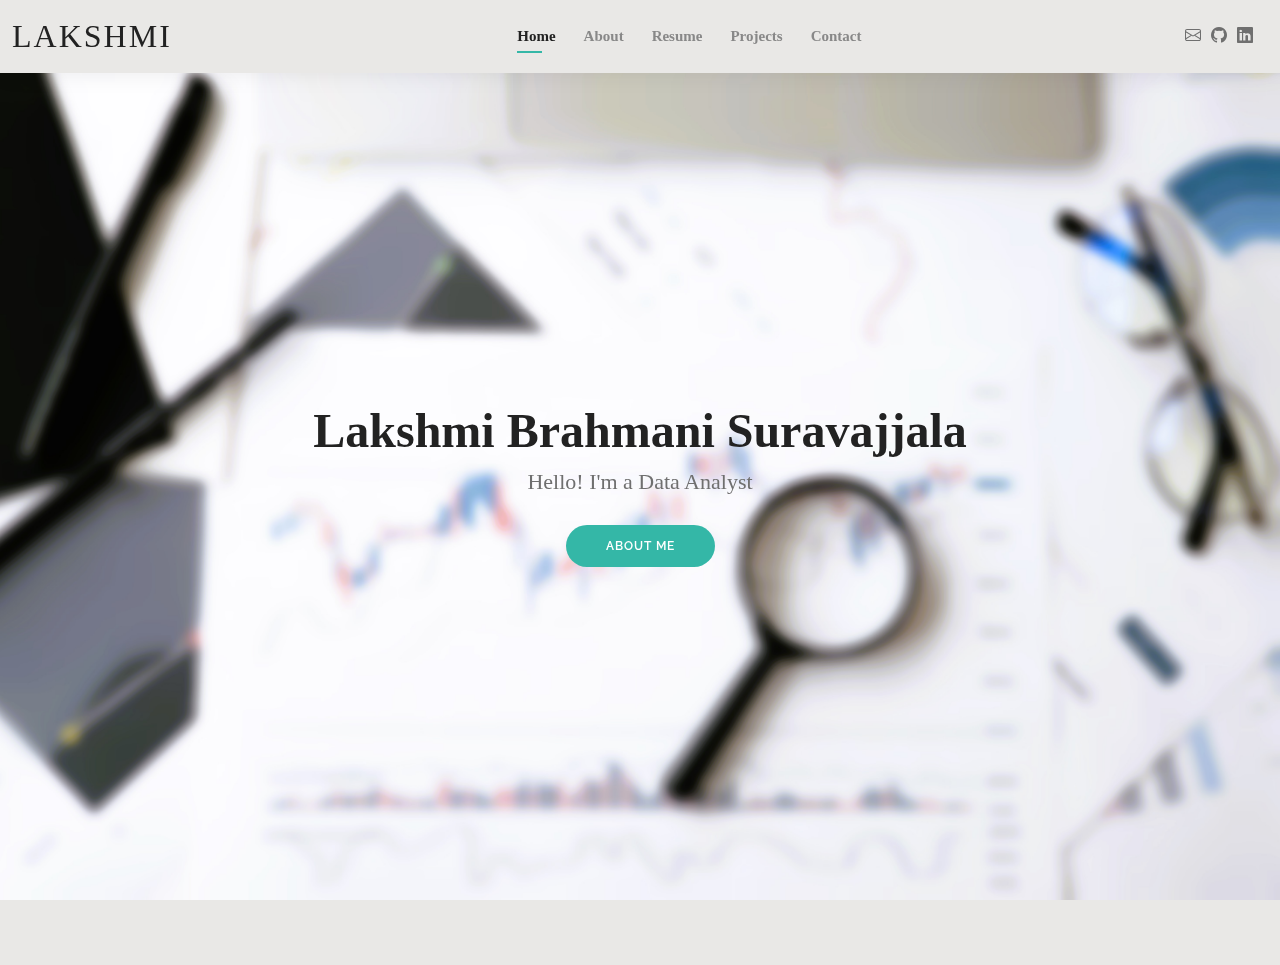
<file: index.html>
<!DOCTYPE html>
<html lang="en">

<head>
  <meta charset="utf-8">
  <meta content="width=device-width, initial-scale=1.0" name="viewport">

  <title>Lakshmi Suravajjala - Home</title>
  <meta content="" name="description">
  <meta content="" name="keywords">

  <!-- Favicons -->
  <link href="assets/img/favicon-16x16.png.png" rel="icon">
  <link href="assets/img/icons8-circled-l-50.png" rel="apple-touch-icon">

  <!-- Google Fonts -->
  <link href="https://fonts.googleapis.com/css?family=Open+Sans:300,300i,400,400i,600,600i,700,700i|Raleway:300,300i,400,400i,500,500i,600,600i,700,700i|Poppins:300,300i,400,400i,500,500i,600,600i,700,700i" rel="stylesheet">

  <!-- Vendor CSS Files -->
  <link href="assets/vendor/aos/aos.css" rel="stylesheet">
  <link href="assets/vendor/bootstrap/css/bootstrap.min.css" rel="stylesheet">
  <link href="assets/vendor/bootstrap-icons/bootstrap-icons.css" rel="stylesheet">
  <link href="assets/vendor/boxicons/css/boxicons.min.css" rel="stylesheet">
  <link href="assets/vendor/glightbox/css/glightbox.min.css" rel="stylesheet">
  <link href="assets/vendor/swiper/swiper-bundle.min.css" rel="stylesheet">

  <!-- Template Main CSS File -->
  <link href="assets/css/style.css" rel="stylesheet">

  <!-- =======================================================
  * Template Name: Kelly
  * Updated: Jan 09 2024 with Bootstrap v5.3.2
  * Template URL: https://bootstrapmade.com/kelly-free-bootstrap-cv-resume-html-template/
  * Author: BootstrapMade.com
  * License: https://bootstrapmade.com/license/
  ======================================================== -->
</head>

<body>

  <!-- ======= Header ======= -->
  <header id="header" class="fixed-top">
    <div class="container-fluid d-flex justify-content-between align-items-center">

      <h1 class="logo me-auto me-lg-0"><a href="index.html">Lakshmi</a></h1>
      <!-- Uncomment below if you prefer to use an image logo -->
      <!-- <a href="index.html" class="logo"><img src="assets/img/logo.png" alt="" class="img-fluid"></a>-->

      <nav id="navbar" class="navbar order-last order-lg-0">
        <ul>
          <li><a class="active" href="index.html">Home</a></li>
          <li><a href="about.html">About</a></li>
          <li><a href="resume.html">Resume</a></li>
          <li><a href="services.html">Projects</a></li>
          <!-- <li><a href="portfolio.html">Tools</a></li> -->
          <li><a href="contact.html">Contact</a></li>
        </ul>
        <i class="bi bi-list mobile-nav-toggle"></i>
      </nav><!-- .navbar -->

      <div class="header-social-links">
        <!-- <a href="#" class="twitter"><i class="bi bi-twitter"></i></a> -->
        <a href="mailto:lakshmibsuravajjala@gmail.com" class="email"><i class="bi bi-envelope"></i></a>
        <a href="https://github.com/LakshmiSuravajjala" target="_blank" class="github"><i class="bi bi-github"></i></a>
        <a href="https://www.linkedin.com/in/lakshmibsuravajjala/" target="_blank" class="linkedin"><i class="bi bi-linkedin"></i></i></a>
      </div>

    </div>

  </header><!-- End Header -->

  <!-- ======= Hero Section ======= -->
  <section id="hero" class="d-flex align-items-center">
    <div class="container d-flex flex-column align-items-center" data-aos="zoom-in" data-aos-delay="100">
      <h1>Lakshmi Brahmani Suravajjala</h1>
      <h2>Hello! I'm a Data Analyst</h2>
      <a href="about.html" class="btn-about">About Me</a>
    </div>
  </section><!-- End Hero -->

  <!-- ======= Footer ======= -->
  <footer id="footer">
    <div class="container">
      <!-- <div class="copyright">
        &copy; Copyright <strong><span>Lakshmi Suravajjala</span></strong>. All Rights Reserved
      </div> -->
      <div class="credits">
        <!-- All the links in the footer should remain intact. -->
        <!-- You can delete the links only if you purchased the pro version. -->
        <!-- Licensing information: https://bootstrapmade.com/license/ -->
        <!-- Purchase the pro version with working PHP/AJAX contact form: https://bootstrapmade.com/kelly-free-bootstrap-cv-resume-html-template/ -->
        <!-- Designed by <a href="https://bootstrapmade.com/">BootstrapMade</a> -->
      </div>
    </div>
  </footer><!-- End  Footer -->

  <div id="preloader"></div>
  <a href="#" class="back-to-top d-flex align-items-center justify-content-center"><i class="bi bi-arrow-up-short"></i></a>

  <!-- Vendor JS Files -->
  <script src="assets/vendor/purecounter/purecounter_vanilla.js"></script>
  <script src="assets/vendor/aos/aos.js"></script>
  <script src="assets/vendor/bootstrap/js/bootstrap.bundle.min.js"></script>
  <script src="assets/vendor/glightbox/js/glightbox.min.js"></script>
  <script src="assets/vendor/isotope-layout/isotope.pkgd.min.js"></script>
  <script src="assets/vendor/swiper/swiper-bundle.min.js"></script>
  <script src="assets/vendor/waypoints/noframework.waypoints.js"></script>
  <script src="assets/vendor/php-email-form/validate.js"></script>

  <!-- Template Main JS File -->
  <script src="assets/js/main.js"></script>

</body>

</html>
</file>
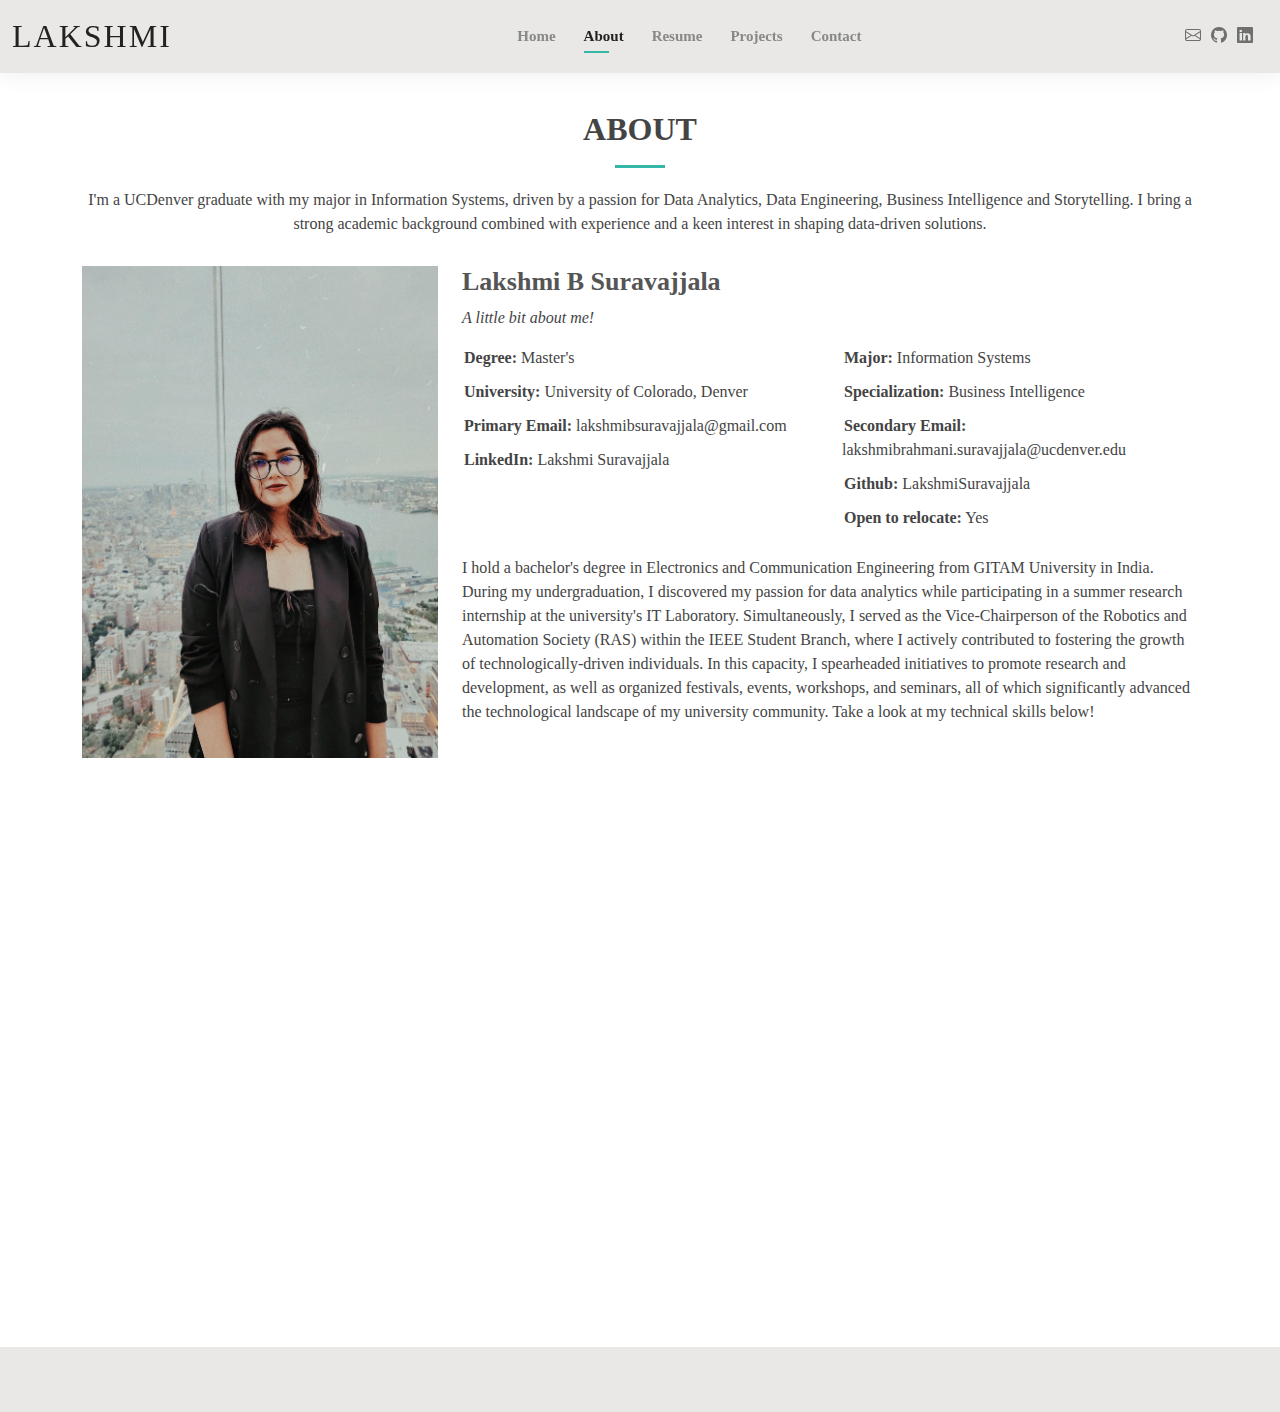
<file: about.html>
<!DOCTYPE html>
<html lang="en">

<head>
  <meta charset="utf-8">
  <meta content="width=device-width, initial-scale=1.0" name="viewport">

  <title>About - Lakshmi Brahmani Suravajjala</title>
  <meta content="" name="description">
  <meta content="" name="keywords">

  <!-- Favicons -->
  <link href="assets/img/favicon-16x16.png.png" rel="icon">
  <link href="assets/img/icons8-circled-l-50.png" rel="apple-touch-icon">

  <!-- Google Fonts -->
  <link href="https://fonts.googleapis.com/css?family=Open+Sans:300,300i,400,400i,600,600i,700,700i|Raleway:300,300i,400,400i,500,500i,600,600i,700,700i|Poppins:300,300i,400,400i,500,500i,600,600i,700,700i" rel="stylesheet">

  <!-- Vendor CSS Files -->
  <link href="assets/vendor/aos/aos.css" rel="stylesheet">
  <link href="assets/vendor/bootstrap/css/bootstrap.min.css" rel="stylesheet">
  <link href="assets/vendor/bootstrap-icons/bootstrap-icons.css" rel="stylesheet">
  <link href="assets/vendor/boxicons/css/boxicons.min.css" rel="stylesheet">
  <link href="assets/vendor/glightbox/css/glightbox.min.css" rel="stylesheet">
  <link href="assets/vendor/swiper/swiper-bundle.min.css" rel="stylesheet">

  <!-- Template Main CSS File -->
  <link href="assets/css/style.css" rel="stylesheet">

  <!-- =======================================================
  * Template Name: Kelly
  * Updated: Jan 09 2024 with Bootstrap v5.3.2
  * Template URL: https://bootstrapmade.com/kelly-free-bootstrap-cv-resume-html-template/
  * Author: BootstrapMade.com
  * License: https://bootstrapmade.com/license/
  ======================================================== -->
</head>

<body>

  <!-- ======= Header ======= -->
  <header id="header" class="fixed-top">
    <div class="container-fluid d-flex justify-content-between align-items-center">

      <h1 class="logo me-auto me-lg-0"><a href="index.html">Lakshmi</a></h1>
      <!-- Uncomment below if you prefer to use an image logo -->
      <!-- <a href="index.html" class="logo"><img src="assets/img/logo.png" alt="" class="img-fluid"></a>-->

      <nav id="navbar" class="navbar order-last order-lg-0">
        <ul>
          <li><a href="index.html">Home</a></li>
          <li><a class="active" href="about.html">About</a></li>
          <li><a href="resume.html">Resume</a></li>
          <li><a href="services.html">Projects</a></li>
          <!-- <li><a href="portfolio.html">Tools</a></li> -->
          <li><a href="contact.html">Contact</a></li>
        </ul>
        <i class="bi bi-list mobile-nav-toggle"></i>
      </nav><!-- .navbar -->

      <div class="header-social-links">
        <!-- <a href="#" class="twitter"><i class="bi bi-twitter"></i></a> -->
        <a href="mailto:lakshmibsuravajjala@gmail.com" class="email"><i class="bi bi-envelope"></i></a>
        <a href="https://github.com/LakshmiSuravajjala" target= "_blank" class="github"><i class="bi bi-github"></i></a>
        <a href="https://www.linkedin.com/in/lakshmibsuravajjala/" target= "_blank" class="linkedin"><i class="bi bi-linkedin"></i></i></a>
      </div>

    </div>

  </header><!-- End Header -->

  <main id="main">

    <!-- ======= About Section ======= -->
    <section id="about" class="about">
      <div class="container" data-aos="fade-up">

        <div class="section-title">
          <h2>About</h2>
          <p>I'm a UCDenver graduate with my major in Information Systems, driven by a passion for Data Analytics, Data Engineering, Business Intelligence and Storytelling. I bring a strong academic background combined with experience and a keen interest in shaping data-driven solutions.</p>
        </div>

        <div class="row">
          <div class="col-lg-4">
            <img src="assets/img/my picture.jpg" class="img-fluid" alt="">
          </div>
          <div class="col-lg-8 pt-4 pt-lg-0 content">
            <h3>Lakshmi B Suravajjala</h3>
            <p class="fst-italic">
              A little bit about me!
            </p>
            <div class="row">
              <div class="col-lg-6">
                <ul>
                  <li><i class="bi bi-rounded-right"></i> <strong>Degree:</strong> Master's</li>
                  <li><i class="bi bi-rounded-right"></i> <strong>University: </strong>University of Colorado, Denver </li>
                  <li><i class="bi bi-rounded-right"></i> <strong>Primary Email:</strong> lakshmibsuravajjala@gmail.com</li>
                  <li><i class="bi bi-rounded-right"></i> <strong>LinkedIn:</strong> Lakshmi Suravajjala</li>
                </ul>
              </div>
              <div class="col-lg-6">
                <ul>
                  <li><i class="bi bi-rounded-right"></i> <strong>Major:</strong> Information Systems</li>
                  <li><i class="bi bi-rounded-right"></i> <strong>Specialization:</strong> Business Intelligence</li>
                  <li><i class="bi bi-rounded-right"></i> <strong>Secondary Email:</strong> lakshmibrahmani.suravajjala@ucdenver.edu</li>
                  <li><i class="bi bi-rounded-right"></i> <strong>Github:</strong> LakshmiSuravajjala</li>
                  <li><i class="bi bi-rounded-right"></i> <strong>Open to relocate:</strong> Yes</li>
                </ul>
              </div>
            </div>
            <p>I hold a bachelor's degree in Electronics and Communication Engineering from GITAM University in India. During my undergraduation, I discovered my passion for data analytics while participating in a summer research internship at the university's IT Laboratory. Simultaneously, I served as the Vice-Chairperson of the Robotics and Automation Society (RAS) within the IEEE Student Branch, where I actively contributed to fostering the growth of technologically-driven individuals. In this capacity, I spearheaded initiatives to promote research and development, as well as organized festivals, events, workshops, and seminars, all of which significantly advanced the technological landscape of my university community. Take a look at my technical skills below!
            </p>
          </div>
        </div>

      </div>
    </section><!-- End About Section -->

    <!-- ======= Skills Section ======= -->
    <section id="skills" class="skills">
      <div class="container" data-aos="fade-up">

        <div class="section-title">
          <h2>Skills</h2>
          <p>With a keen eye for detail and a passion for crafting compelling narratives from data, I am proficient in Python, SQL, and R, adept at manipulating and analyzing data to reveal valuable insights and trends. My expertise extends to a comprehensive suite of tools including PowerBI, Tableau, MYSQL, RStudio, MS Excel, MS Project, and Jira, empowering me to visualize data effectively, manage projects efficiently, and communicate findings seamlessly. Additionally, I leverage cloud platforms like AWS and Microsoft Azure to optimize data workflows and scalability while ensuring security and reliability. Equipped with a deep understanding of Agile, Waterfall, Iterative, and Spiral methodologies, I possess the adaptability to thrive in diverse project management frameworks, delivering impactful results consistently.</p>
        </div>

        <div class="row skills-content">

          <div class="col-lg-6">

            <div class="progress">
              <span class="skill">Python <i class="val">100%</i></span>
              <div class="progress-bar-wrap">
                <div class="progress-bar" role="progressbar" aria-valuenow="100" aria-valuemin="0" aria-valuemax="100"></div>
              </div>
            </div>

            <div class="progress">
              <span class="skill">SQL <i class="val">90%</i></span>
              <div class="progress-bar-wrap">
                <div class="progress-bar" role="progressbar" aria-valuenow="90" aria-valuemin="0" aria-valuemax="100"></div>
              </div>
            </div>

            <div class="progress">
              <span class="skill">Spark <i class="val">75%</i></span>
              <div class="progress-bar-wrap">
                <div class="progress-bar" role="progressbar" aria-valuenow="75" aria-valuemin="0" aria-valuemax="100"></div>
              </div>
            </div>

          </div>

          <div class="col-lg-6">

            <div class="progress">
              <span class="skill">R <i class="val">90%</i></span>
              <div class="progress-bar-wrap">
                <div class="progress-bar" role="progressbar" aria-valuenow="80" aria-valuemin="0" aria-valuemax="100"></div>
              </div>
            </div>

            <div class="progress">
              <span class="skill">PowerBI <i class="val">90%</i></span>
              <div class="progress-bar-wrap">
                <div class="progress-bar" role="progressbar" aria-valuenow="90" aria-valuemin="0" aria-valuemax="100"></div>
              </div>
            </div>

            <div class="progress">
              <span class="skill">Hive <i class="val">75%</i></span>
              <div class="progress-bar-wrap">
                <div class="progress-bar" role="progressbar" aria-valuenow="55" aria-valuemin="0" aria-valuemax="100"></div>
              </div>
            </div>

          </div>

        </div>

      </div>
    </section><!-- End Skills Section -->

    <!-- ======= Facts Section ======= -->
    <!-- <section id="facts" class="facts">
      <div class="container" data-aos="fade-up">

        <div class="section-title">
          <h2>Facts</h2>
          <p>Magnam dolores commodi suscipit. Necessitatibus eius consequatur ex aliquid fuga eum quidem. Sit sint consectetur velit. Quisquam quos quisquam cupiditate. Et nemo qui impedit suscipit alias ea. Quia fugiat sit in iste officiis commodi quidem hic quas.</p>
        </div>

        <div class="row counters">

          <div class="col-lg-3 col-6 text-center">
            <span data-purecounter-start="0" data-purecounter-end="232" data-purecounter-duration="1" class="purecounter"></span>
            <p>Clients</p>
          </div>

          <div class="col-lg-3 col-6 text-center">
            <span data-purecounter-start="0" data-purecounter-end="521" data-purecounter-duration="1" class="purecounter"></span>
            <p>Projects</p>
          </div>

          <div class="col-lg-3 col-6 text-center">
            <span data-purecounter-start="0" data-purecounter-end="1463" data-purecounter-duration="1" class="purecounter"></span>
            <p>Hours Of Support</p>
          </div>

          <div class="col-lg-3 col-6 text-center">
            <span data-purecounter-start="0" data-purecounter-end="15" data-purecounter-duration="1" class="purecounter"></span>
            <p>Hard Workers</p>
          </div>

        </div>

      </div>
    </section> End Facts Section -->

    <!-- ======= Testimonials Section ======= -->
    <!-- <section id="testimonials" class="testimonials">
      <div class="container" data-aos="fade-up">

        <div class="section-title">
          <h2>Testimonials</h2>
          <p>Magnam dolores commodi suscipit. Necessitatibus eius consequatur ex aliquid fuga eum quidem. Sit sint consectetur velit. Quisquam quos quisquam cupiditate. Et nemo qui impedit suscipit alias ea. Quia fugiat sit in iste officiis commodi quidem hic quas.</p>
        </div>

        <div class="testimonials-slider swiper" data-aos="fade-up" data-aos-delay="100">
          <div class="swiper-wrapper">

            <div class="swiper-slide">
              <div class="testimonial-item">
                <img src="assets/img/testimonials/testimonials-1.jpg" class="testimonial-img" alt="">
                <h3>Saul Goodman</h3>
                <h4>Ceo &amp; Founder</h4>
                <p>
                  <i class="bx bxs-quote-alt-left quote-icon-left"></i>
                  Proin iaculis purus consequat sem cure digni ssim donec porttitora entum suscipit rhoncus. Accusantium quam, ultricies eget id, aliquam eget nibh et. Maecen aliquam, risus at semper.
                  <i class="bx bxs-quote-alt-right quote-icon-right"></i>
                </p>
              </div>
            </div> End testimonial item 

            <div class="swiper-slide">
              <div class="testimonial-item">
                <img src="assets/img/testimonials/testimonials-2.jpg" class="testimonial-img" alt="">
                <h3>Sara Wilsson</h3>
                <h4>Designer</h4>
                <p>
                  <i class="bx bxs-quote-alt-left quote-icon-left"></i>
                  Export tempor illum tamen malis malis eram quae irure esse labore quem cillum quid cillum eram malis quorum velit fore eram velit sunt aliqua noster fugiat irure amet legam anim culpa.
                  <i class="bx bxs-quote-alt-right quote-icon-right"></i>
                </p>
              </div>
            </div>End testimonial item 

            <div class="swiper-slide">
              <div class="testimonial-item">
                <img src="assets/img/testimonials/testimonials-3.jpg" class="testimonial-img" alt="">
                <h3>Jena Karlis</h3>
                <h4>Store Owner</h4>
                <p>
                  <i class="bx bxs-quote-alt-left quote-icon-left"></i>
                  Enim nisi quem export duis labore cillum quae magna enim sint quorum nulla quem veniam duis minim tempor labore quem eram duis noster aute amet eram fore quis sint minim.
                  <i class="bx bxs-quote-alt-right quote-icon-right"></i>
                </p>
              </div>
            </div> End testimonial item 

            <div class="swiper-slide">
              <div class="testimonial-item">
                <img src="assets/img/testimonials/testimonials-4.jpg" class="testimonial-img" alt="">
                <h3>Matt Brandon</h3>
                <h4>Freelancer</h4>
                <p>
                  <i class="bx bxs-quote-alt-left quote-icon-left"></i>
                  Fugiat enim eram quae cillum dolore dolor amet nulla culpa multos export minim fugiat minim velit minim dolor enim duis veniam ipsum anim magna sunt elit fore quem dolore labore illum veniam.
                  <i class="bx bxs-quote-alt-right quote-icon-right"></i>
                </p>
              </div>
            </div>End testimonial item

            <div class="swiper-slide">
              <div class="testimonial-item">
                <img src="assets/img/testimonials/testimonials-5.jpg" class="testimonial-img" alt="">
                <h3>John Larson</h3>
                <h4>Entrepreneur</h4>
                <p>
                  <i class="bx bxs-quote-alt-left quote-icon-left"></i>
                  Quis quorum aliqua sint quem legam fore sunt eram irure aliqua veniam tempor noster veniam enim culpa labore duis sunt culpa nulla illum cillum fugiat legam esse veniam culpa fore nisi cillum quid.
                  <i class="bx bxs-quote-alt-right quote-icon-right"></i>
                </p>
              </div>
            </div>End testimonial item

          </div>
          <div class="swiper-pagination"></div>
        </div>

      </div>
    </section>End Testimonials Section -->

  </main><!-- End #main -->

  <!-- ======= Footer ======= -->
  <footer id="footer">
    <div class="container">
      <!-- <div class="copyright">
        &copy; Copyright <strong><span>Lakshmi</span></strong>. All Rights Reserved
      </div> -->
      <div class="credits">
        <!-- All the links in the footer should remain intact. -->
        <!-- You can delete the links only if you purchased the pro version. -->
        <!-- Licensing information: https://bootstrapmade.com/license/ -->
        <!-- Purchase the pro version with working PHP/AJAX contact form: https://bootstrapmade.com/kelly-free-bootstrap-cv-resume-html-template/ -->
        <!-- Designed by <a href="https://bootstrapmade.com/">BootstrapMade</a> -->
      </div>
    </div>
  </footer><!-- End  Footer -->

  <div id="preloader"></div>
  <a href="#" class="back-to-top d-flex align-items-center justify-content-center"><i class="bi bi-arrow-up-short"></i></a>

  <!-- Vendor JS Files -->
  <script src="assets/vendor/purecounter/purecounter_vanilla.js"></script>
  <script src="assets/vendor/aos/aos.js"></script>
  <script src="assets/vendor/bootstrap/js/bootstrap.bundle.min.js"></script>
  <script src="assets/vendor/glightbox/js/glightbox.min.js"></script>
  <script src="assets/vendor/isotope-layout/isotope.pkgd.min.js"></script>
  <script src="assets/vendor/swiper/swiper-bundle.min.js"></script>
  <script src="assets/vendor/waypoints/noframework.waypoints.js"></script>
  <script src="assets/vendor/php-email-form/validate.js"></script>

  <!-- Template Main JS File -->
  <script src="assets/js/main.js"></script>

</body>

</html>
</file>
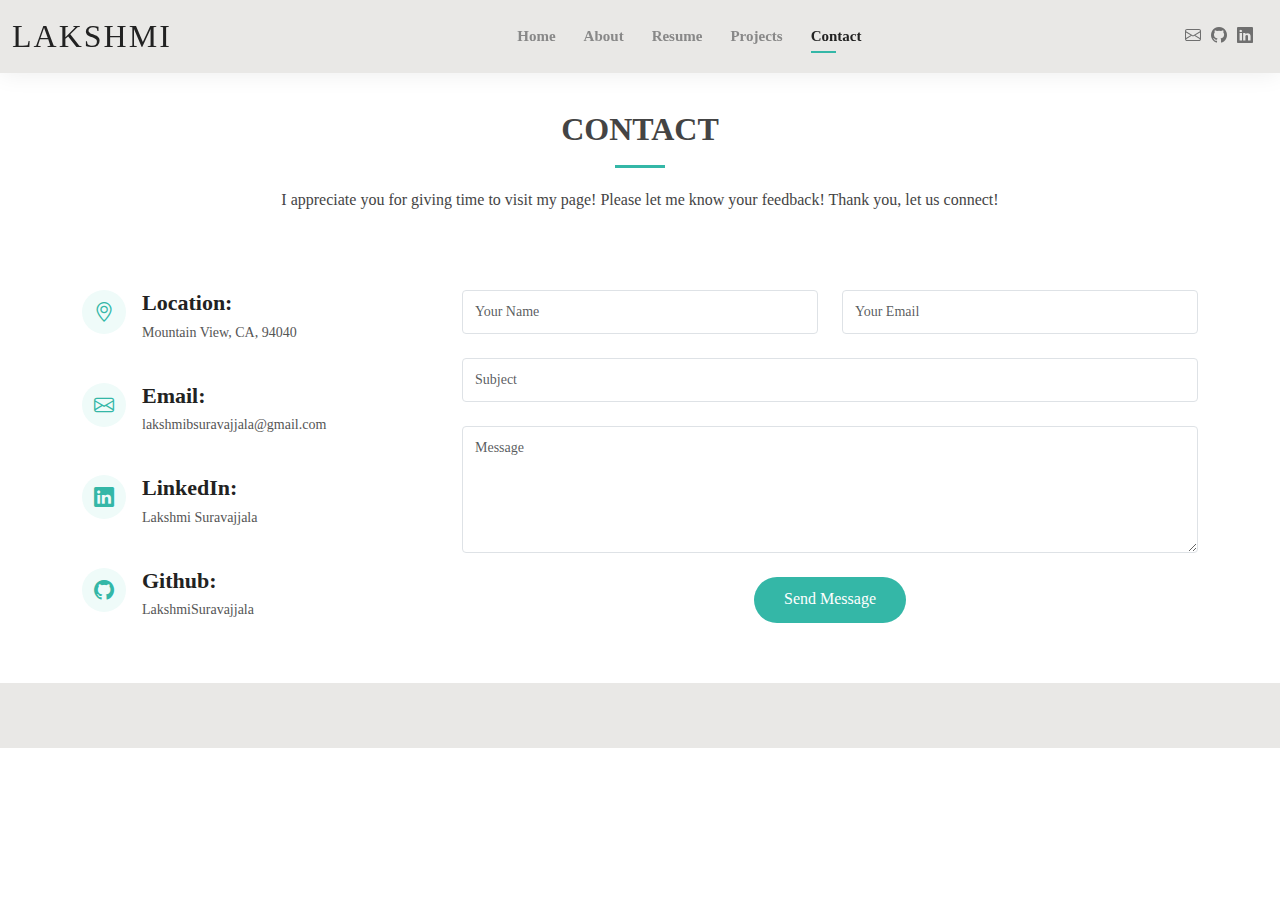
<file: contact.html>
<!DOCTYPE html>
<html lang="en">

<head>
  <meta charset="utf-8">
  <meta content="width=device-width, initial-scale=1.0" name="viewport">

  <title>Contact - Lakshmi Suravajjala</title>
  <meta content="" name="description">
  <meta content="" name="keywords">

  <!-- Favicons -->
  <link href="assets/img/favicon-16x16.png.png" rel="icon">
  <link href="assets/img/icons8-circled-l-50.png" rel="apple-touch-icon">

  <!-- Google Fonts -->
  <link href="https://fonts.googleapis.com/css?family=Open+Sans:300,300i,400,400i,600,600i,700,700i|Raleway:300,300i,400,400i,500,500i,600,600i,700,700i|Poppins:300,300i,400,400i,500,500i,600,600i,700,700i" rel="stylesheet">

  <!-- Vendor CSS Files -->
  <link href="assets/vendor/aos/aos.css" rel="stylesheet">
  <link href="assets/vendor/bootstrap/css/bootstrap.min.css" rel="stylesheet">
  <link href="assets/vendor/bootstrap-icons/bootstrap-icons.css" rel="stylesheet">
  <link href="assets/vendor/boxicons/css/boxicons.min.css" rel="stylesheet">
  <link href="assets/vendor/glightbox/css/glightbox.min.css" rel="stylesheet">
  <link href="assets/vendor/swiper/swiper-bundle.min.css" rel="stylesheet">

  <!-- Template Main CSS File -->
  <link href="assets/css/style.css" rel="stylesheet">

  <!-- =======================================================
  * Template Name: Kelly
  * Updated: Jan 09 2024 with Bootstrap v5.3.2
  * Template URL: https://bootstrapmade.com/kelly-free-bootstrap-cv-resume-html-template/
  * Author: BootstrapMade.com
  * License: https://bootstrapmade.com/license/
  ======================================================== -->
</head>

<body>

  <!-- ======= Header ======= -->
  <header id="header" class="fixed-top">
    <div class="container-fluid d-flex justify-content-between align-items-center">

      <h1 class="logo me-auto me-lg-0"><a href="index.html">Lakshmi</a></h1>
      <!-- Uncomment below if you prefer to use an image logo -->
      <!-- <a href="index.html" class="logo"><img src="assets/img/logo.png" alt="" class="img-fluid"></a>-->

      <nav id="navbar" class="navbar order-last order-lg-0">
        <ul>
          <li><a href="index.html">Home</a></li>
          <li><a href="about.html">About</a></li>
          <li><a href="resume.html">Resume</a></li>
          <li><a href="services.html">Projects</a></li>
          <!-- <li><a href="portfolio.html">Portfolio</a></li> -->
          <li><a class="active" href="contact.html">Contact</a></li>
        </ul>
        <i class="bi bi-list mobile-nav-toggle"></i>
      </nav><!-- .navbar -->

      <div class="header-social-links">
        <a href="mailto:lakshmibsuravajjala@gmail.com" class="email"><i class="bi bi-envelope"></i></a>
        <a href="https://github.com/LakshmiSuravajjala" target="_blank" class="github"><i class="bi bi-github"></i></a>
        <a href="https://www.linkedin.com/in/lakshmibsuravajjala/" target="_blank" class="linkedin"><i class="bi bi-linkedin"></i></i></a>
      </div>

    </div>

  </header><!-- End Header -->

  <main id="main">

    <!-- ======= Contact Section ======= -->
    <section id="contact" class="contact">
      <div class="container" data-aos="fade-up">

        <div class="section-title">
          <h2>Contact</h2>
          <p>I appreciate you for giving time to visit my page! Please let me know your feedback! Thank you, let us connect! </p>
        </div>

        <div class="row mt-5">

          <div class="col-lg-4">
            <div class="info">
              <div class="address">
                <i class="bi bi-geo-alt"></i>
                <h4>Location:</h4>
                <p>Mountain View, CA, 94040</p>
              </div>

              <div class="email">
                <a href="mailto:lakshmibsuravajjala@gmail.com"><i class="bi bi-envelope"></i></a>
                <h4>Email:</h4>
                <p>lakshmibsuravajjala@gmail.com</p>
              </div>

              <div class="phone">
                <a href = "https://www.linkedin.com/in/lakshmibsuravajjala/" target="_blank"><i class="bi bi-linkedin"></i></a>
                <h4>LinkedIn:</h4>
                <p>Lakshmi Suravajjala</p>
              </div>

              <div class="phone">
                <a href = "https://github.com/LakshmiSuravajjala" target="_blank"><i class="bi bi-github"></i></a>
                <h4>Github:</h4>
                <p>LakshmiSuravajjala</p>
              </div>

            </div>

          </div>

          <div class="col-lg-8 mt-5 mt-lg-0">

            <form action="forms/contact.php" method="post" role="form" class="php-email-form">
              <div class="row">
                <div class="col-md-6 form-group">
                  <input type="text" name="name" class="form-control" id="name" placeholder="Your Name" required>
                </div>
                <div class="col-md-6 form-group mt-3 mt-md-0">
                  <input type="email" class="form-control" name="email" id="email" placeholder="Your Email" required>
                </div>
              </div>
              <div class="form-group mt-3">
                <input type="text" class="form-control" name="subject" id="subject" placeholder="Subject" required>
              </div>
              <div class="form-group mt-3">
                <textarea class="form-control" name="message" rows="5" placeholder="Message" required></textarea>
              </div>
              <div class="my-3">
                <div class="loading">Loading</div>
                <div class="error-message"></div>
                <div class="sent-message">Your message has been sent. Thank you!</div>
              </div>
              <div class="text-center"><button type="submit">Send Message</button></div>
            </form>

          </div> 

        </div>

      </div>
    </section><!-- End Contact Section -->

  </main><!-- End #main -->

  <!-- ======= Footer ======= -->
  <footer id="footer">
    <div class="container">
      <!-- <div class="copyright">
        &copy; <strong><span></span></strong> 
      </div> -->
      <div class="credits">
        <!-- All the links in the footer should remain intact. -->
        <!-- You can delete the links only if you purchased the pro version. -->
        <!-- Licensing information: https://bootstrapmade.com/license/ -->
        <!-- Purchase the pro version with working PHP/AJAX contact form: https://bootstrapmade.com/kelly-free-bootstrap-cv-resume-html-template/ -->
        <!-- Designed by <a href="https://bootstrapmade.com/">BootstrapMade</a> -->
      </div>
    </div>
  </footer><!-- End  Footer -->

  <div id="preloader"></div>
  <a href="#" class="back-to-top d-flex align-items-center justify-content-center"><i class="bi bi-arrow-up-short"></i></a>

  <!-- Vendor JS Files -->
  <script src="assets/vendor/purecounter/purecounter_vanilla.js"></script>
  <script src="assets/vendor/aos/aos.js"></script>
  <script src="assets/vendor/bootstrap/js/bootstrap.bundle.min.js"></script>
  <script src="assets/vendor/glightbox/js/glightbox.min.js"></script>
  <script src="assets/vendor/isotope-layout/isotope.pkgd.min.js"></script>
  <script src="assets/vendor/swiper/swiper-bundle.min.js"></script>
  <script src="assets/vendor/waypoints/noframework.waypoints.js"></script>
  <script src="assets/vendor/php-email-form/validate.js"></script>

  <!-- Template Main JS File -->
  <script src="assets/js/main.js"></script>

</body>

</html>
</file>
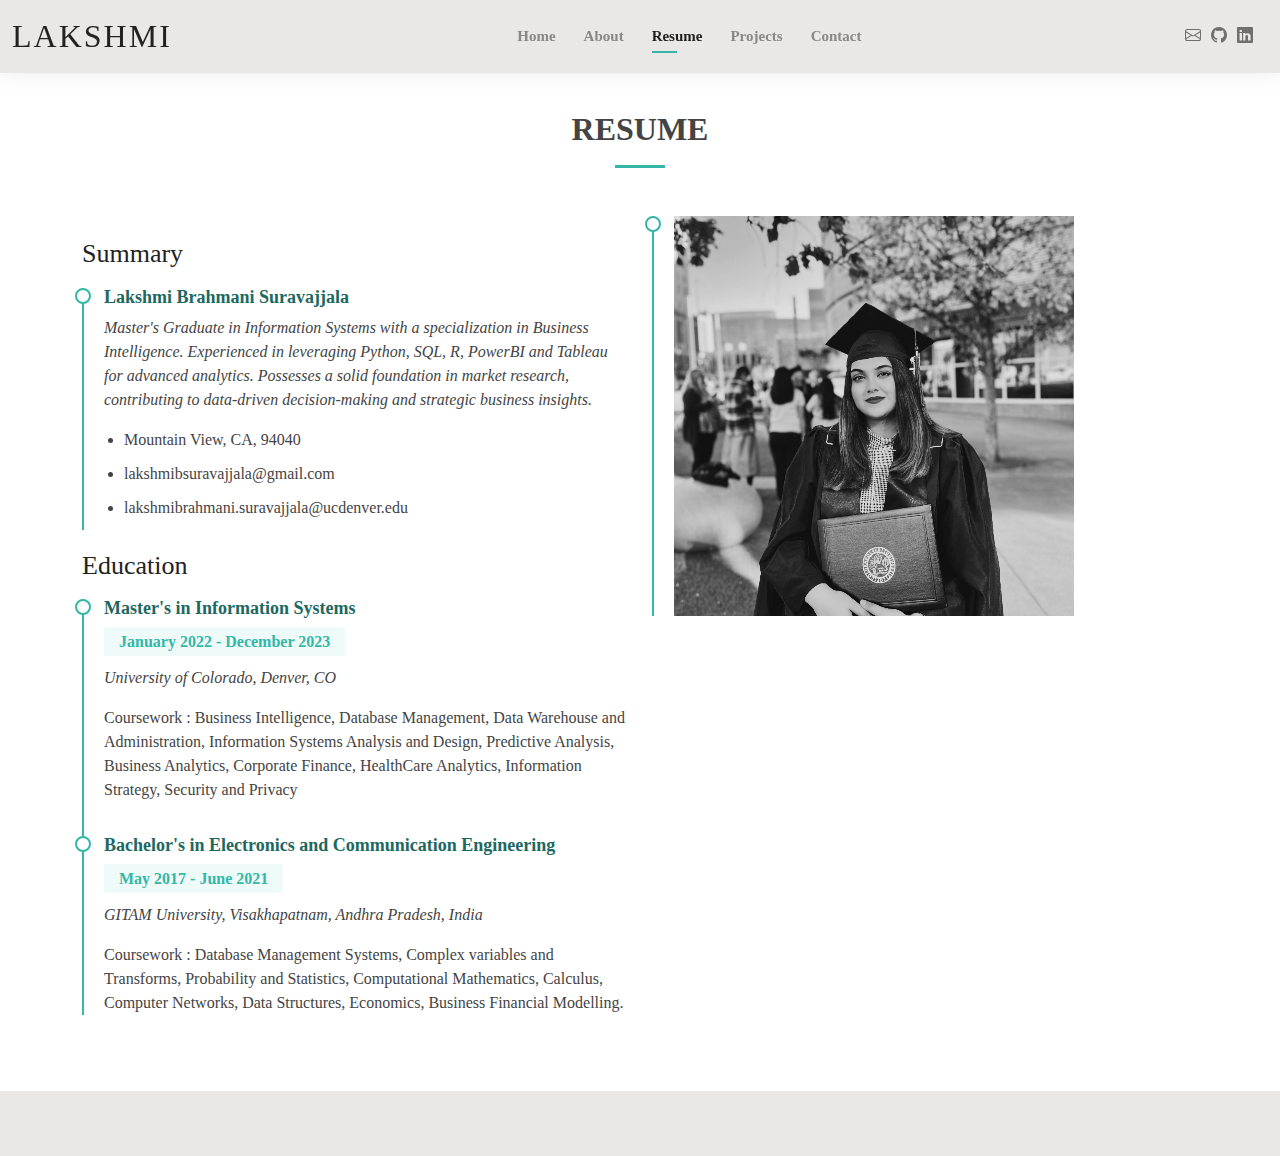
<file: resume.html>
<!DOCTYPE html>
<html lang="en">

<head>
  <meta charset="utf-8">
  <meta content="width=device-width, initial-scale=1.0" name="viewport">

  <title>Resume - Lakshmi Brahmani Suravajjala</title>
  <meta content="" name="description">
  <meta content="" name="keywords">

  <!-- Favicons -->
  <link href="assets/img/favicon-16x16.png.png" rel="icon">
  <link href="assets/img/icons8-circled-l-50.png" rel="apple-touch-icon">

  <!-- Google Fonts -->
  <link href="https://fonts.googleapis.com/css?family=Open+Sans:300,300i,400,400i,600,600i,700,700i|Raleway:300,300i,400,400i,500,500i,600,600i,700,700i|Poppins:300,300i,400,400i,500,500i,600,600i,700,700i" rel="stylesheet">

  <!-- Vendor CSS Files -->
  <link href="assets/vendor/aos/aos.css" rel="stylesheet">
  <link href="assets/vendor/bootstrap/css/bootstrap.min.css" rel="stylesheet">
  <link href="assets/vendor/bootstrap-icons/bootstrap-icons.css" rel="stylesheet">
  <link href="assets/vendor/boxicons/css/boxicons.min.css" rel="stylesheet">
  <link href="assets/vendor/glightbox/css/glightbox.min.css" rel="stylesheet">
  <link href="assets/vendor/swiper/swiper-bundle.min.css" rel="stylesheet">

  <!-- Template Main CSS File -->
  <link href="assets/css/style.css" rel="stylesheet">

  <!-- =======================================================
  * Template Name: Kelly
  * Updated: Jan 09 2024 with Bootstrap v5.3.2
  * Template URL: https://bootstrapmade.com/kelly-free-bootstrap-cv-resume-html-template/
  * Author: BootstrapMade.com
  * License: https://bootstrapmade.com/license/
  ======================================================== -->
</head>

<body>

  <!-- ======= Header ======= -->
  <header id="header" class="fixed-top">
    <div class="container-fluid d-flex justify-content-between align-items-center">

      <h1 class="logo me-auto me-lg-0"><a href="index.html">Lakshmi</a></h1>
      <!-- Uncomment below if you prefer to use an image logo -->
      <!-- <a href="index.html" class="logo"><img src="assets/img/logo.png" alt="" class="img-fluid"></a>-->

      <nav id="navbar" class="navbar order-last order-lg-0">
        <ul>
          <li><a href="index.html">Home</a></li>
          <li><a href="about.html">About</a></li>
          <li><a class="active" href="resume.html">Resume</a></li>
          <li><a href="services.html">Projects</a></li>
          <!-- <li><a href="portfolio.html">Tools</a></li> -->
          <li><a href="contact.html">Contact</a></li>
        </ul>
        <i class="bi bi-list mobile-nav-toggle"></i>
      </nav><!-- .navbar -->

      <div class="header-social-links">
        <a href="mailto:lakshmibsuravajjala@gmail.com" class="email"><i class="bi bi-envelope"></i></a>
        <a href="https://github.com/LakshmiSuravajjala" target="_blank" class="github"><i class="bi bi-github"></i></a>
        <a href="https://www.linkedin.com/in/lakshmibsuravajjala/" target="_blank" class="linkedin"><i class="bi bi-linkedin"></i></i></a>
      </div>

    </div>

  </header><!-- End Header -->

  <main id="main">

    <!-- ======= Resume Section ======= -->
    <section id="resume" class="resume">
      <div class="container" data-aos="fade-up">

        <div class="section-title">
          <h2>Resume</h2>
          <!-- <p></p> -->
        </div>

        <div class="row">
          <div class="col-lg-6">
            <h3 class="resume-title">Summary</h3>
            <div class="resume-item pb-0">
              <h4>Lakshmi Brahmani Suravajjala</h4>
              <p><em>Master's Graduate in Information Systems with a specialization in Business Intelligence. Experienced in leveraging Python, SQL, R, PowerBI and Tableau for advanced analytics. Possesses a solid foundation in market research, contributing to data-driven decision-making and strategic business insights.</em></p>
              <p>
              <ul>
                <li>Mountain View, CA, 94040</li>
                <li>lakshmibsuravajjala@gmail.com</li>
                <li>lakshmibrahmani.suravajjala@ucdenver.edu</li>
              </ul>
              </p>
            </div>

            <h3 class="resume-title">Education</h3>
            <div class="resume-item">
              <h4>Master's in Information Systems</h4>
              <h5>January 2022 - December 2023</h5>
              <p><em>University of Colorado, Denver, CO</em></p>
              <p>Coursework :  Business Intelligence, Database Management, Data Warehouse and Administration, Information Systems Analysis and Design, Predictive Analysis, Business Analytics, Corporate Finance, HealthCare Analytics, Information Strategy, Security and Privacy</p>
            </div>
            <div class="resume-item">
              <h4>Bachelor's in Electronics and Communication Engineering</h4>
              <h5>May 2017 - June 2021</h5>
              <p><em> GITAM University, Visakhapatnam, Andhra Pradesh, India</em></p>
              <p>Coursework : Database Management Systems, Complex variables and Transforms, Probability and Statistics, Computational Mathematics, Calculus, Computer Networks, Data Structures, Economics, Business Financial Modelling.</p>
            </div>
          </div>
          <div class="col-lg-6">
            <!-- Insert the image code here -->
        <div class="resume-item">
          <img src="assets/img/image-400x400.jpg" alt="Work Experience Photo">
        </div>
      </div>
    </div>

      </div>
    </section><!-- End Resume Section -->

  </main><!-- End #main -->

  <!-- ======= Footer ======= -->
  <footer id="footer">
    <div class="container">
      <!-- <div class="copyright">
        &copy; Copyright <strong><span>Lakshmi</span></strong>. All Rights Reserved
      </div> -->
      <div class="credits">
        <!-- All the links in the footer should remain intact. -->
        <!-- You can delete the links only if you purchased the pro version. -->
        <!-- Licensing information: https://bootstrapmade.com/license/ -->
        <!-- Purchase the pro version with working PHP/AJAX contact form: https://bootstrapmade.com/kelly-free-bootstrap-cv-resume-html-template/ -->
        <!-- Designed by <a href="https://bootstrapmade.com/">BootstrapMade</a> -->
      </div>
    </div>
  </footer><!-- End  Footer -->

  <div id="preloader"></div>
  <a href="#" class="back-to-top d-flex align-items-center justify-content-center"><i class="bi bi-arrow-up-short"></i></a>

  <!-- Vendor JS Files -->
  <script src="assets/vendor/purecounter/purecounter_vanilla.js"></script>
  <script src="assets/vendor/aos/aos.js"></script>
  <script src="assets/vendor/bootstrap/js/bootstrap.bundle.min.js"></script>
  <script src="assets/vendor/glightbox/js/glightbox.min.js"></script>
  <script src="assets/vendor/isotope-layout/isotope.pkgd.min.js"></script>
  <script src="assets/vendor/swiper/swiper-bundle.min.js"></script>
  <script src="assets/vendor/waypoints/noframework.waypoints.js"></script>
  <script src="assets/vendor/php-email-form/validate.js"></script>

  <!-- Template Main JS File -->
  <script src="assets/js/main.js"></script>

</body>

</html>
</file>
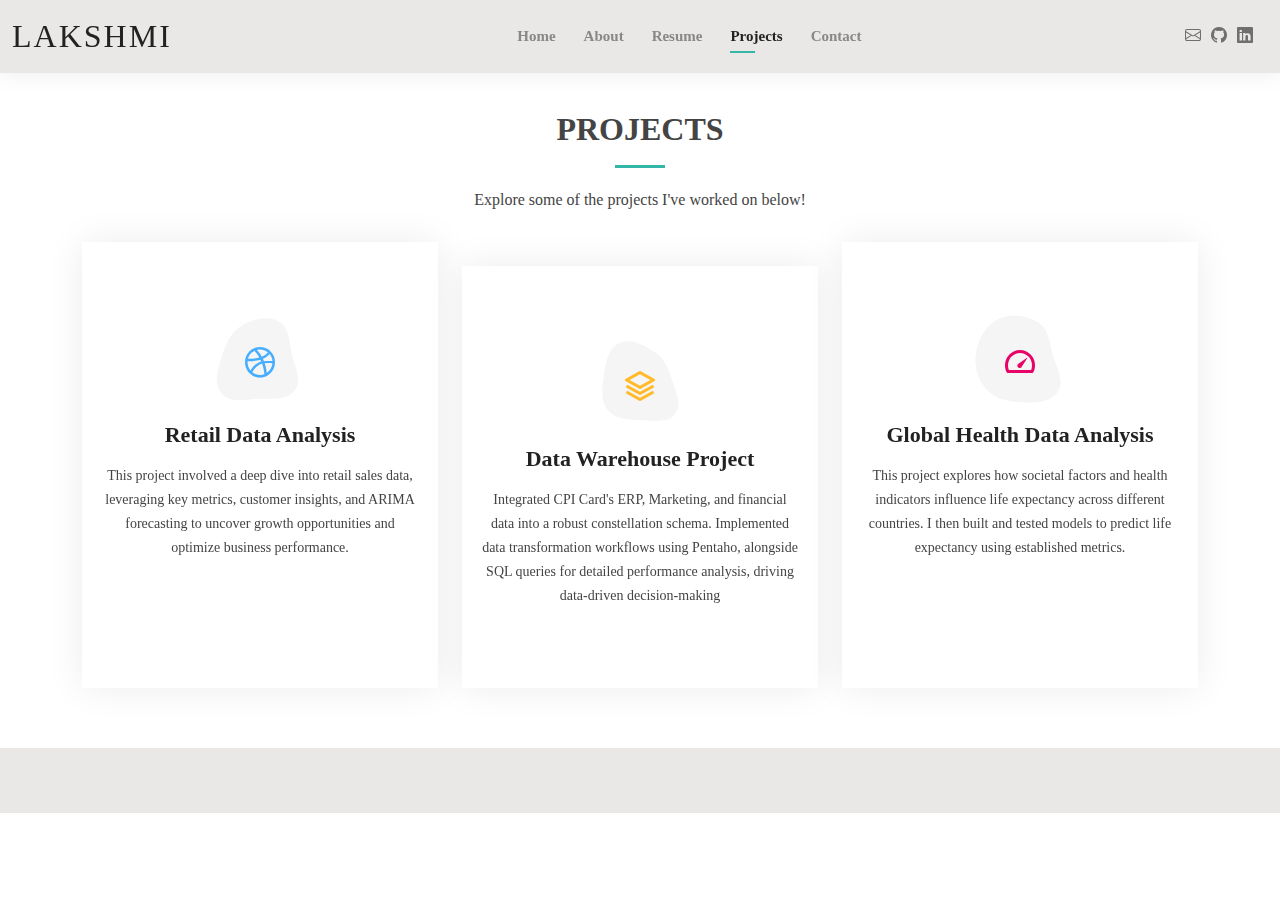
<file: services.html>
<!DOCTYPE html>
<html lang="en">

<head>
  <meta charset="utf-8">
  <meta content="width=device-width, initial-scale=1.0" name="viewport">

  <title>Projects - Lakshmi Suravajjala</title>
  <meta content="" name="description">
  <meta content="" name="keywords">

  <!-- Favicons -->
  <link href="assets/img/favicon-16x16.png.png" rel="icon">
  <link href="assets/img/icons8-circled-l-50.png" rel="apple-touch-icon">

  <!-- Google Fonts -->
  <link href="https://fonts.googleapis.com/css?family=Open+Sans:300,300i,400,400i,600,600i,700,700i|Raleway:300,300i,400,400i,500,500i,600,600i,700,700i|Poppins:300,300i,400,400i,500,500i,600,600i,700,700i" rel="stylesheet">

  <!-- Vendor CSS Files -->
  <link href="assets/vendor/aos/aos.css" rel="stylesheet">
  <link href="assets/vendor/bootstrap/css/bootstrap.min.css" rel="stylesheet">
  <link href="assets/vendor/bootstrap-icons/bootstrap-icons.css" rel="stylesheet">
  <link href="assets/vendor/boxicons/css/boxicons.min.css" rel="stylesheet">
  <link href="assets/vendor/glightbox/css/glightbox.min.css" rel="stylesheet">
  <link href="assets/vendor/swiper/swiper-bundle.min.css" rel="stylesheet">

  <!-- Template Main CSS File -->
  <link href="assets/css/style.css" rel="stylesheet">

  <!-- =======================================================
  * Template Name: Kelly
  * Updated: Jan 09 2024 with Bootstrap v5.3.2
  * Template URL: https://bootstrapmade.com/kelly-free-bootstrap-cv-resume-html-template/
  * Author: BootstrapMade.com
  * License: https://bootstrapmade.com/license/
  ======================================================== -->
</head>

<body>

  <!-- ======= Header ======= -->
  <header id="header" class="fixed-top">
    <div class="container-fluid d-flex justify-content-between align-items-center">

      <h1 class="logo me-auto me-lg-0"><a href="index.html">Lakshmi</a></h1>
      <!-- Uncomment below if you prefer to use an image logo -->
      <!-- <a href="index.html" class="logo"><img src="assets/img/logo.png" alt="" class="img-fluid"></a>-->

      <nav id="navbar" class="navbar order-last order-lg-0">
        <ul>
          <li><a href="index.html">Home</a></li>
          <li><a href="about.html">About</a></li>
          <li><a href="resume.html">Resume</a></li>
          <li><a class="active" href="services.html">Projects</a></li>
          <!-- <li><a href="portfolio.html">Tools</a></li> -->
          <li><a href="contact.html">Contact</a></li>
        </ul>
        <i class="bi bi-list mobile-nav-toggle"></i>
      </nav><!-- .navbar -->

      <div class="header-social-links">
        <a href="mailto:lakshmibsuravajjala@gmail.com" class="email"><i class="bi bi-envelope"></i></a>
        <a href="https://github.com/LakshmiSuravajjala" target="_blank" class="github"><i class="bi bi-github"></i></a>
        <a href="https://www.linkedin.com/in/lakshmibsuravajjala/" target="_blank" class="linkedin"><i class="bi bi-linkedin"></i></i></a>
      </div>

    </div>

  </header><!-- End Header -->

  <main id="main">

    <!-- ======= Services Section ======= -->
    <section id="services" class="services">
      <div class="container" data-aos="fade-up">

        <div class="section-title">
          <h2>Projects</h2>
          <p>Explore some of the projects I've worked on below! </p>
        </div>

        <div class="row">
          <div class="col-lg-4 col-md-6 d-flex align-items-stretch" data-aos="zoom-in" data-aos-delay="100">
            <div class="icon-box iconbox-blue">
              <div class="icon">
                <svg width="100" height="100" viewBox="0 0 600 600" xmlns="http://www.w3.org/2000/svg">
                  <path stroke="none" stroke-width="0" fill="#f5f5f5" d="M300,521.0016835830174C376.1290562159157,517.8887921683347,466.0731472004068,529.7835943286574,510.70327084640275,468.03025145048787C554.3714126377745,407.6079735673963,508.03601936045806,328.9844924480964,491.2728898941984,256.3432110539036C474.5976632858925,184.082847569629,479.9380746630129,96.60480741107993,416.23090153303,58.64404602377083C348.86323505073057,18.502131276798302,261.93793281208167,40.57373210992963,193.5410806939664,78.93577620505333C130.42746243093433,114.334589627462,98.30271207620316,179.96522072025542,76.75703585869454,249.04625023123273C51.97151888228291,328.5150500222984,13.704378332031375,421.85034740162234,66.52175969318436,486.19268352777647C119.04800174914682,550.1803526380478,217.28368757567262,524.383925680826,300,521.0016835830174"></path>
                </svg>
                <i class="bx bxl-dribbble"></i>
              </div>
              <h4><a href="https://github.com/LakshmiSuravajjala/Retail-Data-Analysis-Project" target="_blank">Retail Data Analysis</a></h4>
              <p>This project involved a deep dive into retail sales data, leveraging key metrics, customer insights, and ARIMA forecasting to uncover growth opportunities and optimize business performance.</p>
            </div>
          </div>

          <div class="col-lg-4 col-md-6 d-flex align-items-stretch mt-4" data-aos="zoom-in" data-aos-delay="100">
            <div class="icon-box iconbox-yellow">
              <div class="icon">
                <svg width="100" height="100" viewBox="0 0 600 600" xmlns="http://www.w3.org/2000/svg">
                  <path stroke="none" stroke-width="0" fill="#f5f5f5" d="M300,503.46388370962813C374.79870501325706,506.71871716319447,464.8034551963731,527.1746412648533,510.4981551193396,467.86667711651364C555.9287308511215,408.9015244558933,512.6030010748507,327.5744911775523,490.211057578863,256.5855673507754C471.097692560561,195.9906835881958,447.69079081568157,138.11976852964426,395.19560036434837,102.3242989838813C329.3053358748298,57.3949838291264,248.02791733380457,8.279543830951368,175.87071277845988,42.242879143198664C103.41431057327972,76.34704239035025,93.79494320519305,170.9812938413882,81.28167332365135,250.07896920659033C70.17666984294237,320.27484674793965,64.84698225790005,396.69656628748305,111.28512138212992,450.4950937839243C156.20124167950087,502.5303643271138,231.32542653798444,500.4755392045468,300,503.46388370962813"></path>
                </svg>
                <i class="bx bx-layer"></i>
              </div>
              <h4><a href="https://github.com/LakshmiSuravajjala/Data-Warehouse-Project" target="_blank">Data Warehouse Project</a></h4>
              <p>Integrated CPI Card's ERP, Marketing, and financial data into a robust constellation schema. Implemented data transformation workflows using Pentaho, alongside SQL queries for detailed performance analysis, driving data-driven decision-making</p>
            </div>
          </div>

          <div class="col-lg-4 col-md-6 d-flex align-items-stretch mt-4 mt-lg-0" data-aos="zoom-in" data-aos-delay="300">
            <div class="icon-box iconbox-pink">
              <div class="icon">
                <svg width="100" height="100" viewBox="0 0 600 600" xmlns="http://www.w3.org/2000/svg">
                  <path stroke="none" stroke-width="0" fill="#f5f5f5" d="M300,541.5067337569781C382.14930387511276,545.0595476570109,479.8736841581634,548.3450877840088,526.4010558755058,480.5488172755941C571.5218469581645,414.80211281144784,517.5187510058486,332.0715597781072,496.52539010469104,255.14436215662573C477.37192572678356,184.95920475031193,473.57363656557914,105.61284051026155,413.0603344069578,65.22779650032875C343.27470386102294,18.654635553484475,251.2091493199835,5.337323636656869,175.0934190732945,40.62881213300186C97.87086631185822,76.43348514350839,51.98124368387456,156.15599469081315,36.44837278890362,239.84606092416172C21.716077023791087,319.22268207091537,43.775223500013084,401.1760424656574,96.891909868211,461.97329694683043C147.22146801428983,519.5804099606455,223.5754009179313,538.201503339737,300,541.5067337569781"></path>
                </svg>
                <i class="bx bx-tachometer"></i>
              </div>
              <h4><a href="https://github.com/LakshmiSuravajjala/GlobalHealth-Data-Analysis" target="_blank">Global Health Data Analysis</a></h4>
              <p>This project explores how societal factors and health indicators influence life expectancy across different countries. I then built and tested models to predict life expectancy using established metrics.</p>
            </div>
          </div>

        </div>

      </div>
    </section><!-- End Services Section -->

  </main><!-- End #main -->

  <!-- ======= Footer ======= -->
  <footer id="footer">
    <div class="container">
      <!-- <div class="copyright">
        &copy; Copyright <strong><span>Lakshmi</span></strong>. All Rights Reserved
      </div> -->
      <div class="credits">
        <!-- All the links in the footer should remain intact. -->
        <!-- You can delete the links only if you purchased the pro version. -->
        <!-- Licensing information: https://bootstrapmade.com/license/ -->
        <!-- Purchase the pro version with working PHP/AJAX contact form: https://bootstrapmade.com/kelly-free-bootstrap-cv-resume-html-template/ -->
        <!-- Designed by <a href="https://bootstrapmade.com/">BootstrapMade</a> -->
      </div>
    </div>
  </footer><!-- End  Footer -->

  <div id="preloader"></div>
  <a href="#" class="back-to-top d-flex align-items-center justify-content-center"><i class="bi bi-arrow-up-short"></i></a>

  <!-- Vendor JS Files -->
  <script src="assets/vendor/purecounter/purecounter_vanilla.js"></script>
  <script src="assets/vendor/aos/aos.js"></script>
  <script src="assets/vendor/bootstrap/js/bootstrap.bundle.min.js"></script>
  <script src="assets/vendor/glightbox/js/glightbox.min.js"></script>
  <script src="assets/vendor/isotope-layout/isotope.pkgd.min.js"></script>
  <script src="assets/vendor/swiper/swiper-bundle.min.js"></script>
  <script src="assets/vendor/waypoints/noframework.waypoints.js"></script>
  <script src="assets/vendor/php-email-form/validate.js"></script>

  <!-- Template Main JS File -->
  <script src="assets/js/main.js"></script>

</body>

</html>
</file>
<file: assets/css/style.css>
/**
* Template Name: Kelly
* Updated: Jan 09 2024 with Bootstrap v5.3.2
* Template URL: https://bootstrapmade.com/kelly-free-bootstrap-cv-resume-html-template/
* Author: BootstrapMade.com
* License: https://bootstrapmade.com/license/
*/

/*--------------------------------------------------------------
# General
--------------------------------------------------------------*/
body {
  font-family: serif;
  color: #444444;
}

a {
  color: #34b7a7;
  text-decoration: none;
}

a:hover {
  color: #51cdbe;
  text-decoration: none;
}

h1,
h2,
h3,
h4,
h5,
h6 {
  font-family: serif;
}

#main {
  margin-top: 50px;
}

@media (max-width: 992px) {
  #main {
    margin-top: 30px;
  }
}

/*--------------------------------------------------------------
# Preloader
--------------------------------------------------------------*/
#preloader {
  position: fixed;
  top: 0;
  left: 0;
  right: 0;
  bottom: 0;
  z-index: 9999;
  overflow: hidden;
  background: #fff;
}

#preloader:before {
  content: "";
  position: fixed;
  top: calc(50% - 30px);
  left: calc(50% - 30px);
  border: 6px solid #34b7a7;
  border-top-color: #dcf5f2;
  border-radius: 50%;
  width: 60px;
  height: 60px;
  animation: animate-preloader 1s linear infinite;
}

@keyframes animate-preloader {
  0% {
    transform: rotate(0deg);
  }

  100% {
    transform: rotate(360deg);
  }
}

/*--------------------------------------------------------------
# Back to top button
--------------------------------------------------------------*/
.back-to-top {
  position: fixed;
  visibility: hidden;
  opacity: 0;
  right: 15px;
  bottom: 15px;
  z-index: 996;
  background: #34b7a7;
  width: 40px;
  height: 40px;
  border-radius: 50px;
  transition: all 0.4s;
}

.back-to-top i {
  font-size: 24px;
  color: #fff;
  line-height: 0;
}

.back-to-top:hover {
  background: #49cbbb;
  color: #fff;
}

.back-to-top.active {
  visibility: visible;
  opacity: 1;
}

/*--------------------------------------------------------------
# Header
--------------------------------------------------------------*/
#header {
  background: #e9e8e6;
  box-shadow: 0px 0px 25px 0 rgba(0, 0, 0, 0.08);
  z-index: 997;
  padding: 15px 0;
}

#header .logo {
  font-size: 32px;
  margin: 0;
  padding: 0;
  line-height: 1;
  font-weight: 400;
  letter-spacing: 2px;
  text-transform: uppercase;
}

#header .logo a {
  color: #222222;
}

#header .logo img {
  max-height: 40px;
}

@media (max-width: 992px) {
  #header .logo {
    font-size: 28px;
  }
}

/*--------------------------------------------------------------
# Header Social Links
--------------------------------------------------------------*/
.header-social-links {
  padding-right: 15px;
}

.header-social-links a {
  color: #6f6f6f;
  padding-left: 6px;
  display: inline-block;
  line-height: 0px;
  transition: 0.3s;
  font-size: 16px;
}

.header-social-links a:hover {
  color: #34b7a7;
}

/*--------------------------------------------------------------
# Navigation Menu
--------------------------------------------------------------*/
/**
* Desktop Navigation 
*/
.navbar {
  padding: 0;
}

.navbar ul {
  margin: 0;
  padding: 0;
  display: flex;
  list-style: none;
  align-items: center;
}

.navbar li {
  position: relative;
  padding: 10px 0 10px 28px;
}

.navbar a,
.navbar a:focus {
  display: flex;
  align-items: center;
  justify-content: space-between;
  font-family: serif;
  font-size: 15px;
  font-weight: 600;
  color: #888888;
  white-space: nowrap;
  transition: 0.3s;
  position: relative;
}

.navbar a i,
.navbar a:focus i {
  font-size: 12px;
  line-height: 0;
  margin-left: 5px;
}

.navbar>ul>li>a:before {
  content: "";
  position: absolute;
  width: 0;
  height: 2px;
  bottom: -5px;
  left: 0;
  background-color: #34b7a7;
  visibility: hidden;
  width: 0px;
  transition: all 0.3s ease-in-out 0s;
}

.navbar a:hover:before,
.navbar li:hover>a:before,
.navbar .active:before {
  visibility: visible;
  width: 25px;
}

.navbar a:hover,
.navbar .active,
.navbar .active:focus,
.navbar li:hover>a {
  color: #222222;
}

.navbar .dropdown ul {
  display: block;
  position: absolute;
  left: 14px;
  top: calc(100% + 30px);
  margin: 0;
  padding: 10px 0;
  z-index: 99;
  opacity: 0;
  visibility: hidden;
  background: #fff;
  box-shadow: 0px 0px 30px rgba(127, 137, 161, 0.25);
  transition: 0.3s;
  border-radius: 4px;
}

.navbar .dropdown ul li {
  min-width: 200px;
  padding: 0;
}

.navbar .dropdown ul a {
  padding: 10px 20px;
  font-size: 15px;
  text-transform: none;
  font-weight: 600;
}

.navbar .dropdown ul a i {
  font-size: 12px;
}

.navbar .dropdown ul a:hover,
.navbar .dropdown ul .active:hover,
.navbar .dropdown ul li:hover>a {
  color: #34b7a7;
}

.navbar .dropdown:hover>ul {
  opacity: 1;
  top: 100%;
  visibility: visible;
}

.navbar .dropdown .dropdown ul {
  top: 0;
  left: calc(100% - 30px);
  visibility: hidden;
}

.navbar .dropdown .dropdown:hover>ul {
  opacity: 1;
  top: 0;
  left: 100%;
  visibility: visible;
}

@media (max-width: 1366px) {
  .navbar .dropdown .dropdown ul {
    left: -90%;
  }

  .navbar .dropdown .dropdown:hover>ul {
    left: -100%;
  }
}

/**
* Mobile Navigation 
*/
.mobile-nav-toggle {
  color: #222222;
  font-size: 28px;
  cursor: pointer;
  display: none;
  line-height: 0;
  transition: 0.5s;
}

.mobile-nav-toggle.bi-x {
  color: #fff;
}

@media (max-width: 991px) {
  .mobile-nav-toggle {
    display: block;
  }

  .navbar ul {
    display: none;
  }
}

.navbar-mobile {
  position: fixed;
  overflow: hidden;
  top: 0;
  right: 0;
  left: 0;
  bottom: 0;
  background: rgba(9, 9, 9, 0.9);
  transition: 0.3s;
  z-index: 999;
}

.navbar-mobile .mobile-nav-toggle {
  position: absolute;
  top: 15px;
  right: 15px;
}

.navbar-mobile ul {
  display: block;
  position: absolute;
  top: 55px;
  right: 15px;
  bottom: 15px;
  left: 15px;
  padding: 10px 0;
  border-radius: 10px;
  background-color: #fff;
  overflow-y: auto;
  transition: 0.3s;
}

.navbar-mobile a,
.navbar-mobile a:focus {
  font-size: 15px;
  padding-right: 15px;
  color: #222222;
}

.navbar-mobile a:hover,
.navbar-mobile .active,
.navbar-mobile li:hover>a {
  color: #34b7a7;
}

.navbar-mobile .getstarted,
.navbar-mobile .getstarted:focus {
  margin: 15px;
}

.navbar-mobile .dropdown ul {
  position: static;
  display: none;
  margin: 10px 20px;
  padding: 10px 0;
  z-index: 99;
  opacity: 1;
  visibility: visible;
  background: #fff;
  box-shadow: 0px 0px 30px rgba(127, 137, 161, 0.25);
}

.navbar-mobile .dropdown ul li {
  min-width: 200px;
}

.navbar-mobile .dropdown ul a {
  padding: 10px 20px;
}

.navbar-mobile .dropdown ul a i {
  font-size: 12px;
}

.navbar-mobile .dropdown ul a:hover,
.navbar-mobile .dropdown ul .active:hover,
.navbar-mobile .dropdown ul li:hover>a {
  color: #34b7a7;
}

.navbar-mobile .dropdown>.dropdown-active {
  display: block;
}

/*--------------------------------------------------------------
# Hero Section
--------------------------------------------------------------*/
#hero {
  width: 100%;
  height: 100vh;
  background: url("../img/dtaa.jpg") top right;
  background-size: cover;
}

#hero .container {
  padding-top: 70px;
  position: relative;
}

@media (max-width: 992px) {
  #hero .container {
    padding-top: 58px;
  }
}

#hero h1 {
  margin: 0;
  font-size: 48px;
  font-weight: 700;
  line-height: 56px;
  color: #222222;
}

#hero h2 {
  color: #6f6f6f;
  margin: 10px 0 0 0;
  font-size: 22px;
}

#hero .btn-about {
  font-family: "Raleway", sans-serif;
  text-transform: uppercase;
  font-weight: 600;
  font-size: 12px;
  letter-spacing: 1px;
  display: inline-block;
  padding: 12px 40px;
  border-radius: 50px;
  transition: 0.5s;
  margin-top: 30px;
  color: #fff;
  background: #34b7a7;
}

#hero .btn-about:hover {
  background: #3dc8b7;
}

@media (min-width: 1024px) {
  #hero {
    background-attachment: fixed;
  }
}

@media (max-width: 992px) {
  #hero:before {
    content: "";
    background: rgba(255, 255, 255, 0.3);
    position: absolute;
    bottom: 0;
    top: 0;
    left: 0;
    right: 0;
  }

  #hero h1 {
    font-size: 28px;
    line-height: 36px;
  }

  #hero h2 {
    font-size: 18px;
    line-height: 24px;
  }
}

/*--------------------------------------------------------------
# Sections General
--------------------------------------------------------------*/
section {
  padding: 60px 0;
}

.section-bg {
  background-color: #e7f8f6;
}

.section-title {
  text-align: center;
  padding-bottom: 30px;
}

.section-title h2 {
  font-size: 32px;
  font-weight: bold;
  text-transform: uppercase;
  margin-bottom: 20px;
  padding-bottom: 20px;
  position: relative;
}

.section-title h2::after {
  content: "";
  position: absolute;
  display: block;
  width: 50px;
  height: 3px;
  background: #34b7a7;
  bottom: 0;
  left: calc(50% - 25px);
}

.section-title p {
  margin-bottom: 0;
}

/*--------------------------------------------------------------
# Cta
--------------------------------------------------------------*/
.cta {
  background: linear-gradient(rgba(0, 0, 0, 0.6), rgba(0, 0, 0, 0.6)), url("../img/bg-1.jpg") fixed center center;
  background-size: cover;
  padding: 80px 0;
}

.cta h3 {
  color: #fff;
  font-size: 28px;
  font-weight: 700;
}

.cta p {
  color: #fff;
}

.cta .cta-btn {
  font-family: serif;
  text-transform: uppercase;
  font-weight: 500;
  font-size: 16px;
  letter-spacing: 1px;
  display: inline-block;
  padding: 8px 20px;
  border-radius: 2px;
  transition: 0.5s;
  margin: 10px;
  border: 2px solid #fff;
  color: #fff;
}

.cta .cta-btn:hover {
  background: #34b7a7;
  border: 2px solid #34b7a7;
}

@media (max-width: 1024px) {
  .cta {
    background-attachment: scroll;
  }
}

@media (min-width: 769px) {
  .cta .cta-btn-container {
    display: flex;
    align-items: center;
    justify-content: flex-end;
  }
}

/*--------------------------------------------------------------
# About
--------------------------------------------------------------*/
.about .content h3 {
  font-weight: 700;
  font-size: 26px;
  color: #555555;
}

.about .content ul {
  list-style: none;
  padding: 0;
}

.about .content ul li {
  padding-bottom: 10px;
}

.about .content ul i {
  font-size: 0px;
  padding-right: 2px;
  color: #34b7a7;
}

.about .content p:last-child {
  margin-bottom: 0;
}

/*--------------------------------------------------------------
# Skills
--------------------------------------------------------------*/
.skills .progress {
  height: 60px;
  display: block;
  background: none;
  border-radius: 0;
}

.skills .progress .skill {
  padding: 10px 0;
  margin: 0 0 6px 0;
  text-transform: uppercase;
  display: block;
  font-weight: 600;
  font-family: serif;
  color: #222222;
}

.skills .progress .skill .val {
  float: right;
  font-style: normal;
}

.skills .progress-bar-wrap {
  background: #f3f3f3;
}

.skills .progress-bar {
  width: 1px;
  height: 10px;
  transition: 0.9s;
  background-color: #34b7a7;
}

/*--------------------------------------------------------------
# Facts
--------------------------------------------------------------*/
.facts .counters span {
  font-size: 48px;
  display: block;
  color: #34b7a7;
}

.facts .counters p {
  padding: 0;
  margin: 0 0 20px 0;
  font-family: serif;
  font-size: 14px;
}

/*--------------------------------------------------------------
# Testimonials
--------------------------------------------------------------*/
.testimonials .section-header {
  margin-bottom: 40px;
}

.testimonials .testimonials-carousel,
.testimonials .testimonials-slider {
  overflow: hidden;
}

.testimonials .testimonial-item {
  text-align: center;
}

.testimonials .testimonial-item .testimonial-img {
  width: 120px;
  border-radius: 50%;
  border: 4px solid #fff;
  margin: 0 auto;
}

.testimonials .testimonial-item h3 {
  font-size: 20px;
  font-weight: bold;
  margin: 10px 0 5px 0;
  color: #111;
}

.testimonials .testimonial-item h4 {
  font-size: 14px;
  color: #999;
  margin: 0 0 15px 0;
}

.testimonials .testimonial-item .quote-icon-left,
.testimonials .testimonial-item .quote-icon-right {
  color: #c8efea;
  font-size: 26px;
}

.testimonials .testimonial-item .quote-icon-left {
  display: inline-block;
  left: -5px;
  position: relative;
}

.testimonials .testimonial-item .quote-icon-right {
  display: inline-block;
  right: -5px;
  position: relative;
  top: 10px;
}

.testimonials .testimonial-item p {
  font-style: italic;
  margin: 0 auto 15px auto;
}

@media (min-width: 992px) {
  .testimonials .testimonial-item p {
    width: 80%;
  }
}

.testimonials .swiper-pagination {
  margin-top: 20px;
  position: relative;
}

.testimonials .swiper-pagination .swiper-pagination-bullet {
  width: 12px;
  height: 12px;
  background-color: #fff;
  opacity: 1;
  border: 1px solid #34b7a7;
}

.testimonials .swiper-pagination .swiper-pagination-bullet-active {
  background-color: #34b7a7;
}

/*--------------------------------------------------------------
# Resume
--------------------------------------------------------------*/
.resume .resume-title {
  font-size: 26px;
  font-weight: 400;
  margin-top: 20px;
  margin-bottom: 20px;
  color: #222222;
}

.resume .resume-item {
  padding: 0 0 20px 20px;
  margin-top: -2px;
  border-left: 2px solid #34b7a7;
  position: relative;
}

.resume .resume-item h4 {
  line-height: 18px;
  font-size: 18px;
  font-weight: 600;
  font-family: serif;
  color: #1d685f;
  margin-bottom: 10px;
}

.resume .resume-item h5 {
  font-size: 16px;
  background: #effbf9;
  padding: 5px 15px;
  display: inline-block;
  font-weight: 600;
  margin-bottom: 10px;
  color: #34b7a7;
}

.resume .resume-item ul {
  padding-left: 20px;
}

.resume .resume-item ul li {
  padding-bottom: 10px;
}

.resume .resume-item:last-child {
  padding-bottom: 0;
}

.resume .resume-item::before {
  content: "";
  position: absolute;
  width: 16px;
  height: 16px;
  border-radius: 50px;
  left: -9px;
  top: 0;
  background: #fff;
  border: 2px solid #34b7a7;
}

/*--------------------------------------------------------------
# Services
--------------------------------------------------------------*/
.services .icon-box {
  text-align: center;
  padding: 70px 20px 80px 20px;
  transition: all ease-in-out 0.3s;
  background: #fff;
  box-shadow: 0px 0 35px 0 rgba(0, 0, 0, 0.08);
}

.services .icon-box .icon {
  margin: 0 auto;
  width: 100px;
  height: 100px;
  display: flex;
  align-items: center;
  justify-content: center;
  transition: ease-in-out 0.3s;
  position: relative;
}

.services .icon-box .icon i {
  font-size: 36px;
  transition: 0.5s;
  position: relative;
}

.services .icon-box .icon svg {
  position: absolute;
  top: 0;
  left: 0;
}

.services .icon-box .icon svg path {
  transition: 0.5s;
  fill: #f5f5f5;
}

.services .icon-box h4 {
  font-weight: 600;
  margin: 10px 0 15px 0;
  font-size: 22px;
}

.services .icon-box h4 a {
  color: #222222;
  transition: ease-in-out 0.3s;
}

.services .icon-box p {
  line-height: 24px;
  font-size: 14px;
  margin-bottom: 0;
}

.services .iconbox-blue i {
  color: #47aeff;
}

.services .iconbox-blue:hover .icon i {
  color: #fff;
}

.services .iconbox-blue:hover .icon path {
  fill: #47aeff;
}

.services .iconbox-orange i {
  color: #ffa76e;
}

.services .iconbox-orange:hover .icon i {
  color: #fff;
}

.services .iconbox-orange:hover .icon path {
  fill: #ffa76e;
}

.services .iconbox-pink i {
  color: #e80368;
}

.services .iconbox-pink:hover .icon i {
  color: #fff;
}

.services .iconbox-pink:hover .icon path {
  fill: #e80368;
}

.services .iconbox-yellow i {
  color: #ffbb2c;
}

.services .iconbox-yellow:hover .icon i {
  color: #fff;
}

.services .iconbox-yellow:hover .icon path {
  fill: #ffbb2c;
}

.services .iconbox-red i {
  color: #ff5828;
}

.services .iconbox-red:hover .icon i {
  color: #fff;
}

.services .iconbox-red:hover .icon path {
  fill: #ff5828;
}

.services .iconbox-teal i {
  color: #11dbcf;
}

.services .iconbox-teal:hover .icon i {
  color: #fff;
}

.services .iconbox-teal:hover .icon path {
  fill: #11dbcf;
}

/*--------------------------------------------------------------
# Portfolio
--------------------------------------------------------------*/
.portfolio .portfolio-item {
  margin-bottom: 30px;
}

.portfolio #portfolio-flters {
  padding: 0;
  margin: 0 auto 20px auto;
  list-style: none;
  text-align: center;
}

.portfolio #portfolio-flters li {
  cursor: pointer;
  display: inline-block;
  padding: 8px 16px 10px 16px;
  font-size: 13px;
  font-weight: 500;
  line-height: 1;
  text-transform: uppercase;
  color: #444444;
  margin-bottom: 5px;
  transition: all 0.3s ease-in-out;
  border-radius: 50px;
}

.portfolio #portfolio-flters li:hover,
.portfolio #portfolio-flters li.filter-active {
  color: #fff;
  background: #34b7a7;
}

.portfolio #portfolio-flters li:last-child {
  margin-right: 0;
}

.portfolio .portfolio-wrap {
  transition: 0.3s;
  position: relative;
  overflow: hidden;
  z-index: 1;
  background: rgba(34, 34, 34, 0.6);
}

.portfolio .portfolio-wrap::before {
  content: "";
  background: rgba(34, 34, 34, 0.6);
  position: absolute;
  left: 0;
  right: 0;
  top: 0;
  bottom: 0;
  transition: all ease-in-out 0.3s;
  z-index: 2;
  opacity: 0;
}

.portfolio .portfolio-wrap img {
  transition: all ease-in-out 0.3s;
}

.portfolio .portfolio-wrap .portfolio-info {
  opacity: 0;
  position: absolute;
  top: 0;
  left: 0;
  right: 0;
  bottom: 0;
  z-index: 3;
  transition: all ease-in-out 0.3s;
  display: flex;
  flex-direction: column;
  justify-content: flex-end;
  align-items: flex-start;
  padding: 20px;
}

.portfolio .portfolio-wrap .portfolio-info h4 {
  font-size: 20px;
  color: #fff;
  font-weight: 600;
}

.portfolio .portfolio-wrap .portfolio-info p {
  color: rgba(255, 255, 255, 0.7);
  font-size: 14px;
  text-transform: uppercase;
  padding: 0;
  margin: 0;
  font-style: italic;
}

.portfolio .portfolio-wrap .portfolio-links {
  text-align: center;
  z-index: 4;
}

.portfolio .portfolio-wrap .portfolio-links a {
  color: #fff;
  margin: 0 5px 0 0;
  font-size: 28px;
  display: inline-block;
  transition: 0.3s;
}

.portfolio .portfolio-wrap .portfolio-links a:hover {
  color: #78d9cd;
}

.portfolio .portfolio-wrap:hover::before {
  opacity: 1;
}

.portfolio .portfolio-wrap:hover img {
  transform: scale(1.2);
}

.portfolio .portfolio-wrap:hover .portfolio-info {
  opacity: 1;
}

/*--------------------------------------------------------------
# Portfolio Details
--------------------------------------------------------------*/
.portfolio-details {
  padding-top: 0;
}

.portfolio-details .portfolio-details-slider img {
  width: 100%;
}

.portfolio-details .portfolio-details-slider .swiper-pagination {
  margin-top: 20px;
  position: relative;
}

.portfolio-details .portfolio-details-slider .swiper-pagination .swiper-pagination-bullet {
  width: 12px;
  height: 12px;
  background-color: #fff;
  opacity: 1;
  border: 1px solid #34b7a7;
}

.portfolio-details .portfolio-details-slider .swiper-pagination .swiper-pagination-bullet-active {
  background-color: #34b7a7;
}

.portfolio-details .portfolio-info {
  padding: 30px;
  box-shadow: 0px 0 30px rgba(34, 34, 34, 0.08);
}

.portfolio-details .portfolio-info h3 {
  font-size: 22px;
  font-weight: 700;
  margin-bottom: 20px;
  padding-bottom: 20px;
  border-bottom: 1px solid #eee;
}

.portfolio-details .portfolio-info ul {
  list-style: none;
  padding: 0;
  font-size: 15px;
}

.portfolio-details .portfolio-info ul li+li {
  margin-top: 10px;
}

.portfolio-details .portfolio-description {
  padding-top: 30px;
}

.portfolio-details .portfolio-description h2 {
  font-size: 26px;
  font-weight: 700;
  margin-bottom: 20px;
}

.portfolio-details .portfolio-description p {
  padding: 0;
}

/*--------------------------------------------------------------
# Contact
--------------------------------------------------------------*/
.contact .info {
  width: 100%;
  background: #fff;
}

.contact .info i {
  font-size: 20px;
  color: #34b7a7;
  float: left;
  width: 44px;
  height: 44px;
  background: #effbf9;
  display: flex;
  justify-content: center;
  align-items: center;
  border-radius: 50px;
  transition: all 0.3s ease-in-out;
}

.contact .info h4 {
  padding: 0 0 0 60px;
  font-size: 22px;
  font-weight: 600;
  margin-bottom: 5px;
  color: #222222;
}

.contact .info p {
  padding: 0 0 0 60px;
  margin-bottom: 0;
  font-size: 14px;
  color: #555555;
}

.contact .info .email,
.contact .info .phone {
  margin-top: 40px;
}

.contact .info .email:hover i,
.contact .info .address:hover i,
.contact .info .phone:hover i {
  background: #34b7a7;
  color: #fff;
}

.contact .php-email-form {
  width: 100%;
  background: #fff;
}

.contact .php-email-form .form-group {
  padding-bottom: 8px;
}

.contact .php-email-form .error-message {
  display: none;
  color: #fff;
  background: #ed3c0d;
  text-align: center;
  padding: 15px;
  font-weight: 600;
}

.contact .php-email-form .sent-message {
  display: none;
  color: #fff;
  background: #18d26e;
  text-align: center;
  padding: 15px;
  font-weight: 600;
}

.contact .php-email-form .loading {
  display: none;
  background: #fff;
  text-align: center;
  padding: 15px;
}

.contact .php-email-form .loading:before {
  content: "";
  display: inline-block;
  border-radius: 50%;
  width: 24px;
  height: 24px;
  margin: 0 10px -6px 0;
  border: 3px solid #18d26e;
  border-top-color: #eee;
  animation: animate-loading 1s linear infinite;
}

.contact .php-email-form input,
.contact .php-email-form textarea {
  border-radius: 4px;
  box-shadow: none;
  font-size: 14px;
}

.contact .php-email-form input:focus,
.contact .php-email-form textarea:focus {
  border-color: #34b7a7;
}

.contact .php-email-form input {
  height: 44px;
}

.contact .php-email-form textarea {
  padding: 10px 12px;
}

.contact .php-email-form button[type=submit] {
  background: #34b7a7;
  border: 0;
  padding: 10px 30px 12px 30px;
  color: #fff;
  transition: 0.4s;
  border-radius: 50px;
}

.contact .php-email-form button[type=submit]:hover {
  background: #3dc8b7;
}

@keyframes animate-loading {
  0% {
    transform: rotate(0deg);
  }

  100% {
    transform: rotate(360deg);
  }
}

/*--------------------------------------------------------------
# Footer
--------------------------------------------------------------*/
#footer {
  background: #e9e8e6;
  padding: 30px 0;
  color: #222222;
  font-size: 14px;
  text-align: center;
}

#footer .credits {
  padding-top: 5px;
  font-size: 13px;
}

#footer .credits a {
  color: #34b7a7;
}
</file>
